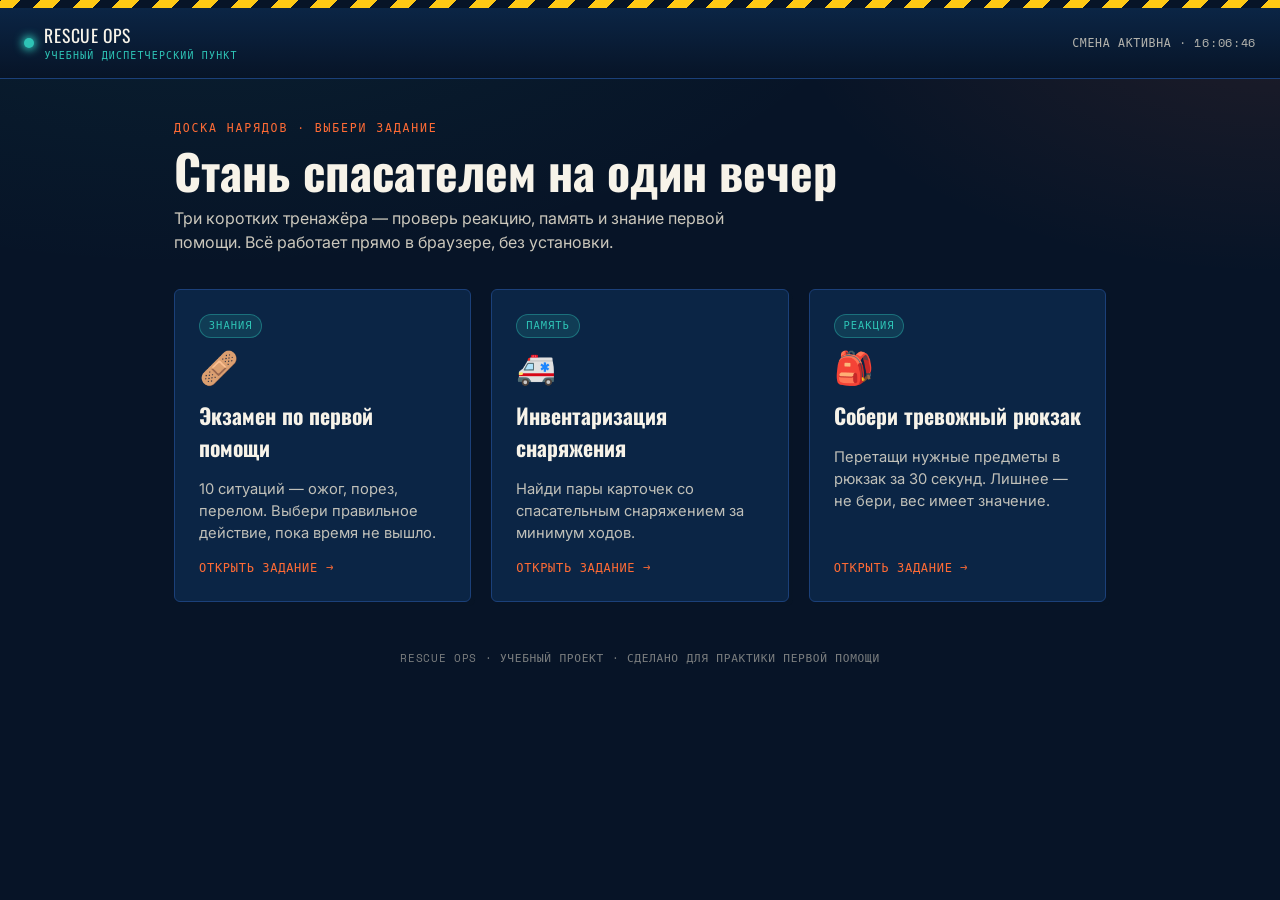
<file: index.html>
<!DOCTYPE html>
<html lang="ru">
<head>
<meta charset="UTF-8">
<meta name="viewport" content="width=device-width, initial-scale=1.0">
<title>RESCUE OPS — обучающие игры о спасателях</title>
<link rel="stylesheet" href="assets/style.css">
</head>
<body>

<div class="hazard-strip"></div>

<header class="console">
  <div class="console__brand">
    <span class="status-light" aria-hidden="true"></span>
    <div>
      RESCUE OPS
      <small>Учебный диспетчерский пункт</small>
    </div>
  </div>
  <div class="console__meta" id="clock">канал открыт</div>
</header>

<main class="wrap">
  <p class="eyebrow">Доска нарядов · выбери задание</p>
  <h1 class="page-title">Стань спасателем на один вечер</h1>
  <p class="lede">
    Три коротких тренажёра — проверь реакцию, память и знание первой помощи.
    Всё работает прямо в браузере, без установки.
  </p>

  <div class="board">

    <a class="mission" href="games/quiz.html">
      <span class="mission__tag">Знания</span>
      <span class="mission__icon">🩹</span>
      <h2>Экзамен по первой помощи</h2>
      <p>10 ситуаций — ожог, порез, перелом. Выбери правильное действие, пока время не вышло.</p>
      <span class="mission__go">Открыть задание →</span>
    </a>

    <a class="mission" href="games/memory.html">
      <span class="mission__tag">Память</span>
      <span class="mission__icon">🚑</span>
      <h2>Инвентаризация снаряжения</h2>
      <p>Найди пары карточек со спасательным снаряжением за минимум ходов.</p>
      <span class="mission__go">Открыть задание →</span>
    </a>

    <a class="mission" href="games/backpack.html">
      <span class="mission__tag">Реакция</span>
      <span class="mission__icon">🎒</span>
      <h2>Собери тревожный рюкзак</h2>
      <p>Перетащи нужные предметы в рюкзак за 30 секунд. Лишнее — не бери, вес имеет значение.</p>
      <span class="mission__go">Открыть задание →</span>
    </a>

  </div>

  <p class="footer-note">RESCUE OPS · учебный проект · сделано для практики первой помощи</p>
</main>

<script>
  const clock = document.getElementById('clock');
  function tick() {
    const now = new Date();
    const hh = String(now.getHours()).padStart(2, '0');
    const mm = String(now.getMinutes()).padStart(2, '0');
    const ss = String(now.getSeconds()).padStart(2, '0');
    clock.textContent = `смена активна · ${hh}:${mm}:${ss}`;
  }
  tick();
  setInterval(tick, 1000);
</script>

</body>
</html>
</file>
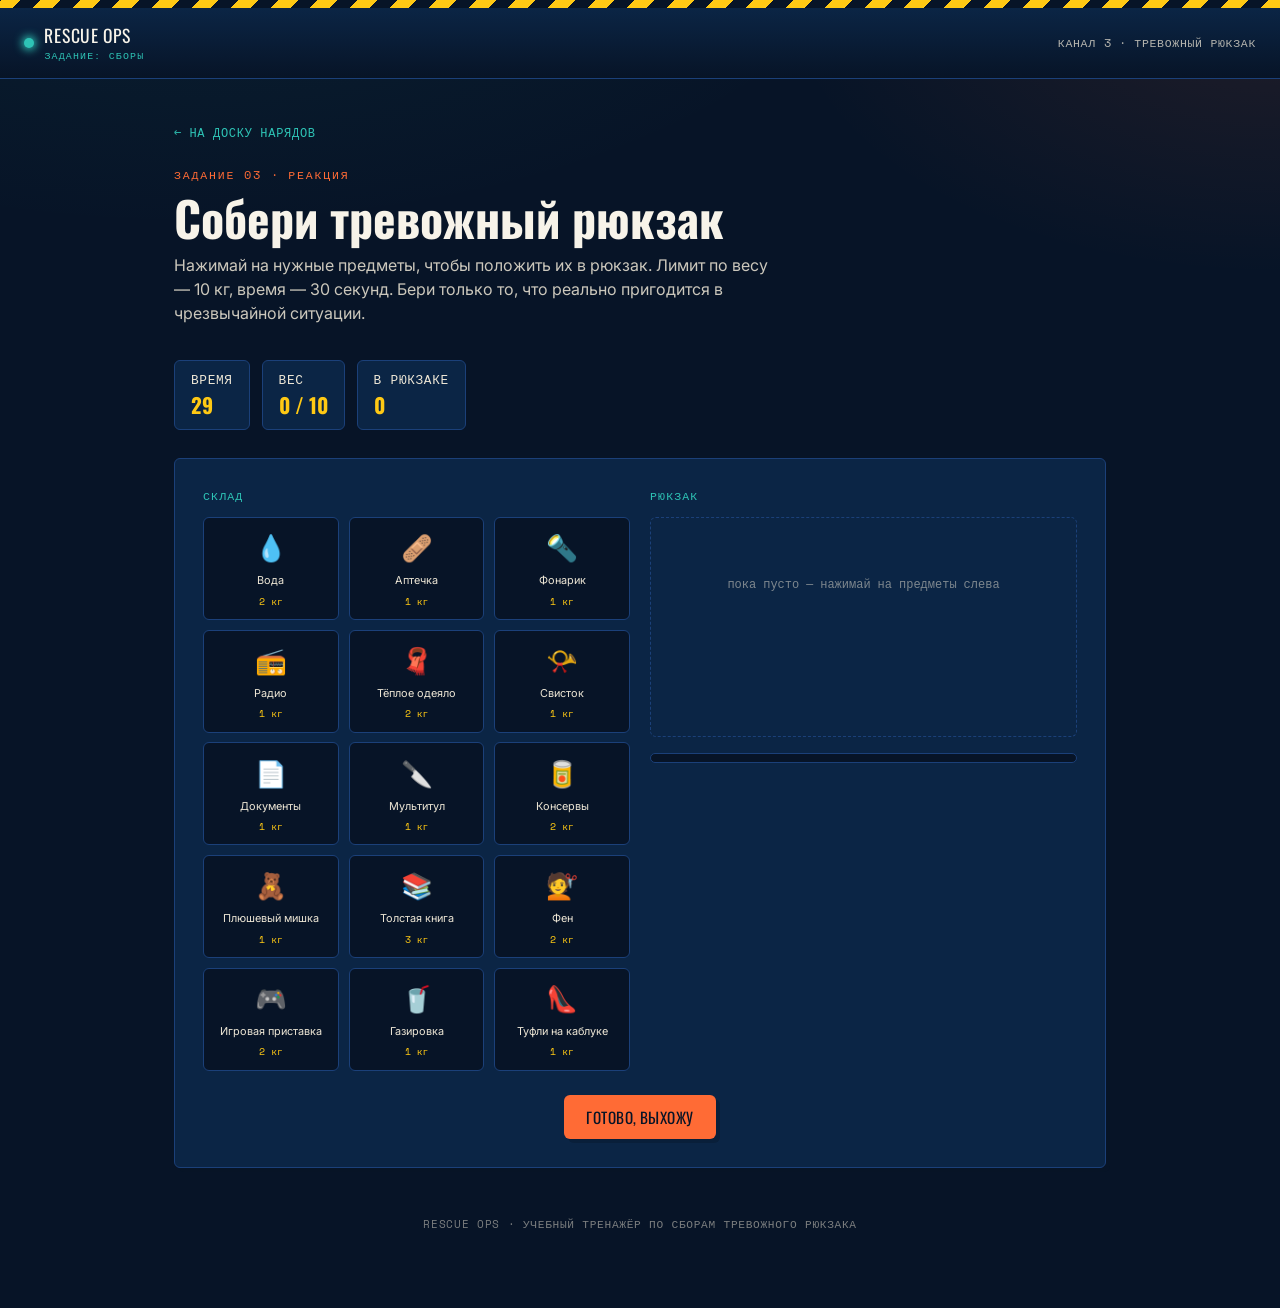
<file: games/backpack.html>
<!DOCTYPE html>
<html lang="ru">
<head>
<meta charset="UTF-8">
<meta name="viewport" content="width=device-width, initial-scale=1.0">
<title>Собери тревожный рюкзак — RESCUE OPS</title>
<link rel="stylesheet" href="../assets/style.css">
<style>
  .columns {
    display: grid;
    grid-template-columns: 1fr 1fr;
    gap: 1.25rem;
  }
  @media (max-width: 720px) {
    .columns { grid-template-columns: 1fr; }
  }
  .zone-title {
    font-family: var(--font-mono);
    font-size: 0.72rem;
    text-transform: uppercase;
    letter-spacing: 0.1em;
    color: var(--green);
    margin: 0 0 0.8rem;
  }
  .items {
    display: grid;
    grid-template-columns: repeat(3, 1fr);
    gap: 0.6rem;
  }
  .item {
    display: flex;
    flex-direction: column;
    align-items: center;
    gap: 0.3rem;
    padding: 0.7rem 0.4rem;
    background: var(--navy-950);
    border: 1px solid var(--navy-700);
    border-radius: var(--radius);
    cursor: pointer;
    user-select: none;
    transition: border-color 0.12s ease, transform 0.1s ease;
  }
  .item:hover { border-color: var(--orange); }
  .item:active { transform: scale(0.96); }
  .item__icon { font-size: 1.6rem; }
  .item__label { font-size: 0.68rem; text-align: center; color: var(--paper); }
  .item__weight {
    font-family: var(--font-mono);
    font-size: 0.6rem;
    color: var(--yellow);
  }
  .item.disabled { opacity: 0.25; cursor: default; pointer-events: none; }

  .backpack-zone {
    min-height: 220px;
    border: 1px dashed var(--navy-700);
    border-radius: var(--radius);
    padding: 0.8rem;
  }
  .backpack-zone.overweight { border-color: var(--red); }
  .empty-hint {
    font-family: var(--font-mono);
    font-size: 0.75rem;
    color: var(--paper);
    opacity: 0.5;
    text-align: center;
    padding: 2rem 0;
  }

  .weight-bar {
    height: 10px;
    background: var(--navy-950);
    border: 1px solid var(--navy-700);
    border-radius: 999px;
    overflow: hidden;
    margin-top: 1rem;
  }
  .weight-fill {
    height: 100%;
    background: var(--green);
    width: 0%;
    transition: width 0.2s ease;
  }
  .weight-fill.over { background: var(--red); }

  .result { text-align: center; display: none; }
  .result__score {
    font-family: var(--font-display);
    font-size: 2.6rem;
    color: var(--yellow);
    margin: 0.4rem 0 0.6rem;
  }
  .result__list {
    text-align: left;
    max-width: 420px;
    margin: 0 auto 1.4rem;
    font-family: var(--font-mono);
    font-size: 0.78rem;
    color: var(--paper);
  }
  .result__list li { margin-bottom: 0.3rem; }
  .tag-ok { color: var(--green); }
  .tag-bad { color: var(--red); }
</style>
</head>
<body>

<div class="hazard-strip"></div>

<header class="console">
  <div class="console__brand">
    <span class="status-light" aria-hidden="true"></span>
    <div>RESCUE OPS<small>Задание: сборы</small></div>
  </div>
  <div class="console__meta">канал 3 · тревожный рюкзак</div>
</header>

<main class="wrap">
  <a class="back-link" href="../index.html">← на доску нарядов</a>
  <p class="eyebrow">Задание 03 · реакция</p>
  <h1 class="page-title">Собери тревожный рюкзак</h1>
  <p class="lede">Нажимай на нужные предметы, чтобы положить их в рюкзак. Лимит по весу — 10&nbsp;кг, время — 30 секунд. Бери только то, что реально пригодится в чрезвычайной ситуации.</p>

  <div class="hud">
    <div class="hud__stat">Время<b id="hud-time">30</b></div>
    <div class="hud__stat">Вес<b id="hud-weight">0 / 10</b></div>
    <div class="hud__stat">В рюкзаке<b id="hud-count">0</b></div>
  </div>

  <section class="panel" id="game-panel">
    <div class="columns">
      <div>
        <p class="zone-title">Склад</p>
        <div class="items" id="pool"></div>
      </div>
      <div>
        <p class="zone-title">Рюкзак</p>
        <div class="backpack-zone" id="backpack">
          <p class="empty-hint" id="empty-hint">пока пусто — нажимай на предметы слева</p>
        </div>
        <div class="weight-bar"><div class="weight-fill" id="weight-fill"></div></div>
      </div>
    </div>
    <div style="text-align:center; margin-top:1.5rem;">
      <button class="btn" id="done-btn">Готово, выхожу</button>
    </div>
  </section>

  <section class="panel result" id="result-panel">
    <p class="eyebrow">Сборы окончены</p>
    <div class="result__score" id="result-score">0 очков</div>
    <ul class="result__list" id="result-list"></ul>
    <button class="btn" id="restart-btn">Собраться заново</button>
  </section>

  <p class="footer-note">RESCUE OPS · учебный тренажёр по сборам тревожного рюкзака</p>
</main>

<script>
const CAPACITY = 10;
const TIME_LIMIT = 30;

const ITEMS = [
  { id: 'water',    icon: '💧', label: 'Вода',            weight: 2, essential: true },
  { id: 'firstaid', icon: '🩹', label: 'Аптечка',          weight: 1, essential: true },
  { id: 'flash',    icon: '🔦', label: 'Фонарик',          weight: 1, essential: true },
  { id: 'radio',    icon: '📻', label: 'Радио',            weight: 1, essential: true },
  { id: 'blanket',  icon: '🧣', label: 'Тёплое одеяло',    weight: 2, essential: true },
  { id: 'whistle',  icon: '📯', label: 'Свисток',          weight: 1, essential: true },
  { id: 'docs',     icon: '📄', label: 'Документы',        weight: 1, essential: true },
  { id: 'knife',    icon: '🔪', label: 'Мультитул',        weight: 1, essential: true },
  { id: 'canned',   icon: '🥫', label: 'Консервы',         weight: 2, essential: true },
  { id: 'teddy',    icon: '🧸', label: 'Плюшевый мишка',   weight: 1, essential: false },
  { id: 'book',     icon: '📚', label: 'Толстая книга',    weight: 3, essential: false },
  { id: 'hairdry',  icon: '💇', label: 'Фен',              weight: 2, essential: false },
  { id: 'console',  icon: '🎮', label: 'Игровая приставка',weight: 2, essential: false },
  { id: 'soda',     icon: '🥤', label: 'Газировка',        weight: 1, essential: false },
  { id: 'heels',    icon: '👠', label: 'Туфли на каблуке', weight: 1, essential: false },
];

let inBag = new Set();
let timeLeft = TIME_LIMIT;
let ticker = null;
let finished = false;

const pool = document.getElementById('pool');
const backpack = document.getElementById('backpack');
const emptyHint = document.getElementById('empty-hint');
const hudTime = document.getElementById('hud-time');
const hudWeight = document.getElementById('hud-weight');
const hudCount = document.getElementById('hud-count');
const weightFill = document.getElementById('weight-fill');
const backpackZone = document.getElementById('backpack');
const gamePanel = document.getElementById('game-panel');
const resultPanel = document.getElementById('result-panel');
const resultScore = document.getElementById('result-score');
const resultList = document.getElementById('result-list');

function currentWeight() {
  return [...inBag].reduce((sum, id) => sum + ITEMS.find(i => i.id === id).weight, 0);
}

function renderPool() {
  pool.innerHTML = '';
  ITEMS.forEach(item => {
    const el = document.createElement('div');
    el.className = 'item' + (inBag.has(item.id) ? ' disabled' : '');
    el.innerHTML = `
      <span class="item__icon">${item.icon}</span>
      <span class="item__label">${item.label}</span>
      <span class="item__weight">${item.weight} кг</span>
    `;
    el.addEventListener('click', () => addToBag(item.id));
    pool.appendChild(el);
  });
}

function renderBackpack() {
  backpack.innerHTML = '';
  if (inBag.size === 0) {
    backpack.appendChild(emptyHint);
    return;
  }
  const grid = document.createElement('div');
  grid.className = 'items';
  [...inBag].forEach(id => {
    const item = ITEMS.find(i => i.id === id);
    const el = document.createElement('div');
    el.className = 'item';
    el.innerHTML = `
      <span class="item__icon">${item.icon}</span>
      <span class="item__label">${item.label}</span>
      <span class="item__weight">${item.weight} кг</span>
    `;
    el.addEventListener('click', () => removeFromBag(id));
    grid.appendChild(el);
  });
  backpack.appendChild(grid);
}

function updateHud() {
  const w = currentWeight();
  hudWeight.textContent = `${w} / ${CAPACITY}`;
  hudCount.textContent = inBag.size;
  const pct = Math.min(100, (w / CAPACITY) * 100);
  weightFill.style.width = `${pct}%`;
  weightFill.classList.toggle('over', w > CAPACITY);
  backpackZone.classList.toggle('overweight', w > CAPACITY);
}

function addToBag(id) {
  if (finished || inBag.has(id)) return;
  const item = ITEMS.find(i => i.id === id);
  if (currentWeight() + item.weight > CAPACITY) return;
  inBag.add(id);
  renderPool();
  renderBackpack();
  updateHud();
}

function removeFromBag(id) {
  if (finished) return;
  inBag.delete(id);
  renderPool();
  renderBackpack();
  updateHud();
}

function startTimer() {
  clearInterval(ticker);
  timeLeft = TIME_LIMIT;
  hudTime.textContent = timeLeft;
  ticker = setInterval(() => {
    timeLeft--;
    hudTime.textContent = timeLeft;
    if (timeLeft <= 0) finish();
  }, 1000);
}

function finish() {
  if (finished) return;
  finished = true;
  clearInterval(ticker);
  gamePanel.style.display = 'none';
  resultPanel.style.display = 'block';

  const essentialTaken = [...inBag].filter(id => ITEMS.find(i => i.id === id).essential);
  const junkTaken = [...inBag].filter(id => !ITEMS.find(i => i.id === id).essential);
  const totalEssential = ITEMS.filter(i => i.essential).length;
  const score = essentialTaken.length * 10 - junkTaken.length * 5;

  resultScore.textContent = `${score} очков`;
  resultList.innerHTML = `
    <li class="tag-ok">✔ Нужных предметов взято: ${essentialTaken.length} из ${totalEssential}</li>
    <li class="${junkTaken.length ? 'tag-bad' : 'tag-ok'}">✘ Лишнего взято: ${junkTaken.length}</li>
    <li>Итоговый вес: ${currentWeight()} / ${CAPACITY} кг</li>
  `;
}

document.getElementById('done-btn').addEventListener('click', finish);
document.getElementById('restart-btn').addEventListener('click', () => {
  inBag = new Set();
  finished = false;
  gamePanel.style.display = 'block';
  resultPanel.style.display = 'none';
  renderPool();
  renderBackpack();
  updateHud();
  startTimer();
});

renderPool();
renderBackpack();
updateHud();
startTimer();
</script>

</body>
</html>
</file>
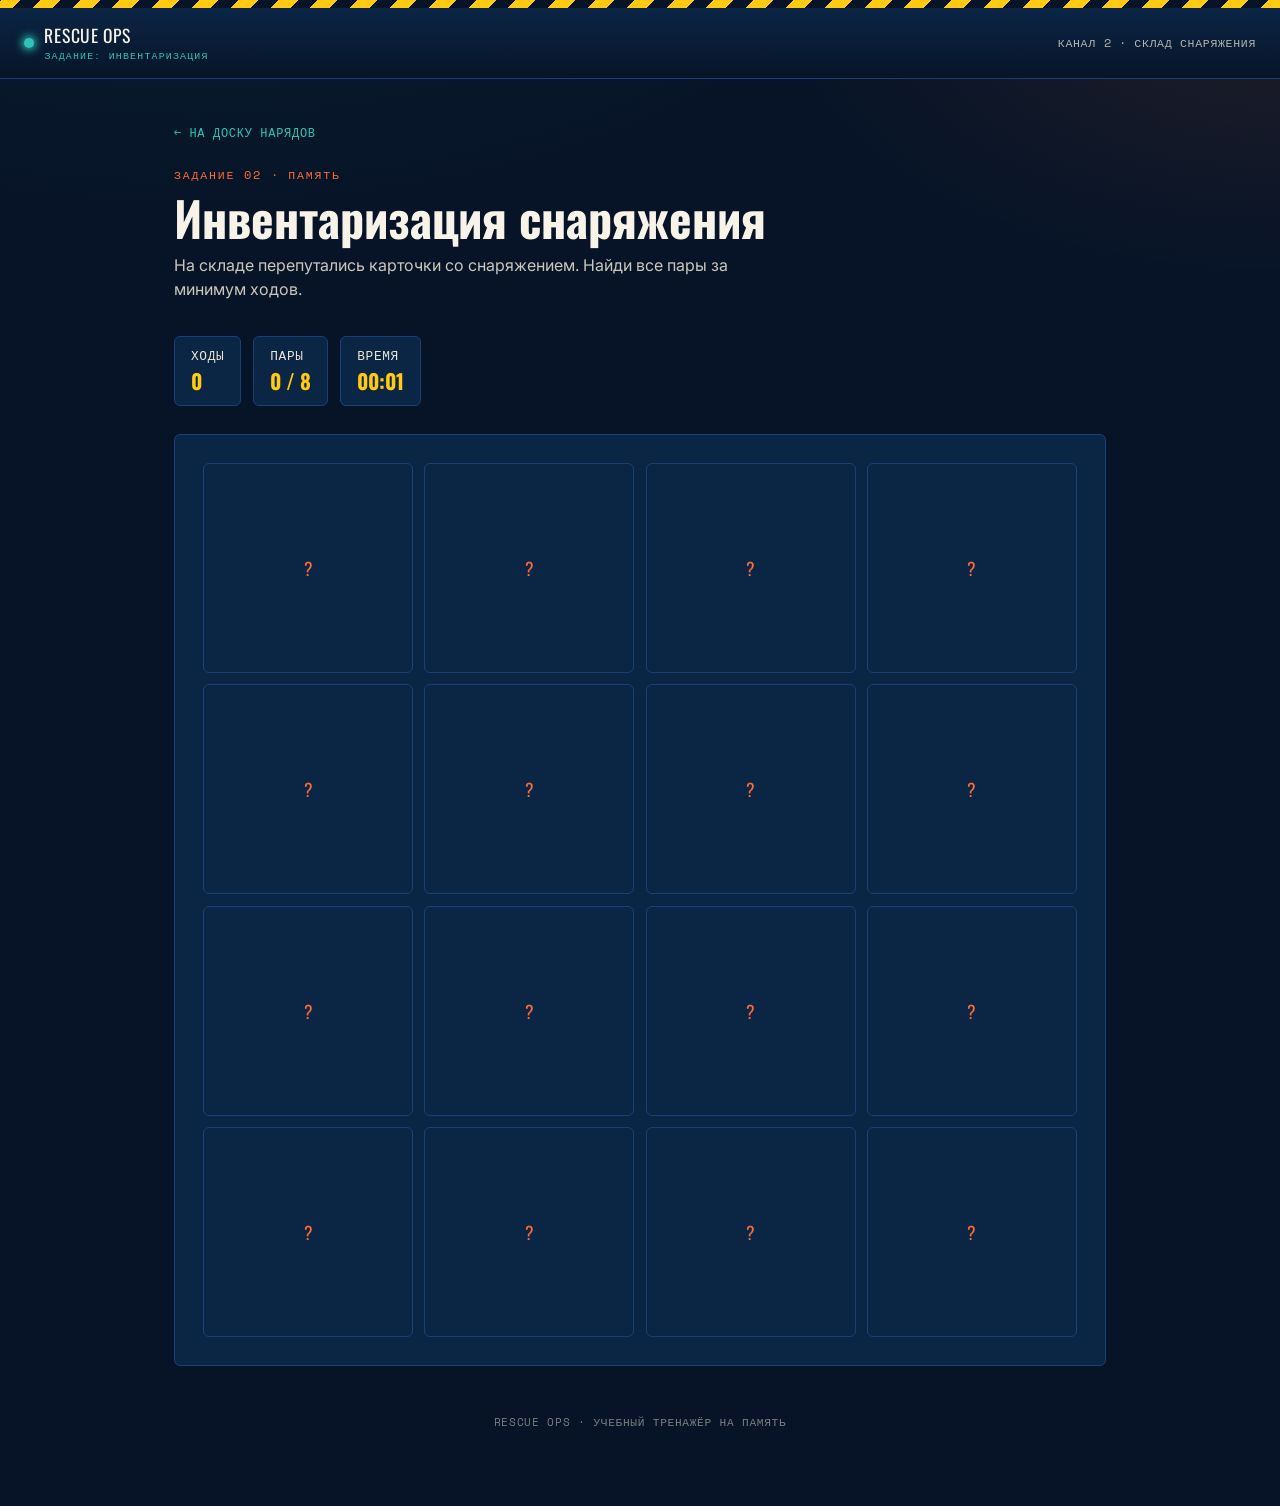
<file: games/memory.html>
<!DOCTYPE html>
<html lang="ru">
<head>
<meta charset="UTF-8">
<meta name="viewport" content="width=device-width, initial-scale=1.0">
<title>Инвентаризация снаряжения — RESCUE OPS</title>
<link rel="stylesheet" href="../assets/style.css">
<style>
  .grid {
    display: grid;
    grid-template-columns: repeat(4, 1fr);
    gap: 0.7rem;
  }
  @media (max-width: 520px) {
    .grid { grid-template-columns: repeat(3, 1fr); }
  }
  .card {
    aspect-ratio: 1 / 1;
    perspective: 700px;
    cursor: pointer;
  }
  .card__inner {
    position: relative;
    width: 100%;
    height: 100%;
    transition: transform 0.35s ease;
    transform-style: preserve-3d;
  }
  .card.flipped .card__inner,
  .card.matched .card__inner {
    transform: rotateY(180deg);
  }
  .card__face {
    position: absolute;
    inset: 0;
    display: flex;
    align-items: center;
    justify-content: center;
    border-radius: var(--radius);
    backface-visibility: hidden;
    font-size: 2.1rem;
  }
  .card__face--back {
    background: var(--navy-900);
    border: 1px solid var(--navy-700);
    color: var(--orange);
    font-family: var(--font-display);
    font-size: 1.1rem;
  }
  .card__face--front {
    background: var(--navy-800);
    border: 1px solid var(--green);
    transform: rotateY(180deg);
  }
  .card.matched .card__face--front {
    border-color: var(--yellow);
    background: rgba(255, 201, 20, 0.12);
  }
  .win-panel { text-align: center; display:none; }
  .win-panel__score {
    font-family: var(--font-display);
    font-size: 2.6rem;
    color: var(--yellow);
    margin: 0.4rem 0 1.2rem;
  }
</style>
</head>
<body>

<div class="hazard-strip"></div>

<header class="console">
  <div class="console__brand">
    <span class="status-light" aria-hidden="true"></span>
    <div>RESCUE OPS<small>Задание: инвентаризация</small></div>
  </div>
  <div class="console__meta">канал 2 · склад снаряжения</div>
</header>

<main class="wrap">
  <a class="back-link" href="../index.html">← на доску нарядов</a>
  <p class="eyebrow">Задание 02 · память</p>
  <h1 class="page-title">Инвентаризация снаряжения</h1>
  <p class="lede">На складе перепутались карточки со снаряжением. Найди все пары за минимум ходов.</p>

  <div class="hud">
    <div class="hud__stat">Ходы<b id="hud-moves">0</b></div>
    <div class="hud__stat">Пары<b id="hud-pairs">0 / 8</b></div>
    <div class="hud__stat">Время<b id="hud-time">00:00</b></div>
  </div>

  <section class="panel" id="game-panel">
    <div class="grid" id="grid"></div>
  </section>

  <section class="panel win-panel" id="win-panel">
    <p class="eyebrow">Склад проверен</p>
    <div class="win-panel__score" id="win-summary">0 ходов · 00:00</div>
    <button class="btn" id="restart-btn">Новая смена</button>
  </section>

  <p class="footer-note">RESCUE OPS · учебный тренажёр на память</p>
</main>

<script>
const ITEMS = ['🚑','🧯','🩹','🦺','🪢','🔦','⛑️','📻'];

let deck = [];
let flipped = [];
let matchedCount = 0;
let moves = 0;
let timer = null;
let seconds = 0;
let lock = false;

const grid = document.getElementById('grid');
const hudMoves = document.getElementById('hud-moves');
const hudPairs = document.getElementById('hud-pairs');
const hudTime = document.getElementById('hud-time');
const gamePanel = document.getElementById('game-panel');
const winPanel = document.getElementById('win-panel');
const winSummary = document.getElementById('win-summary');

function shuffle(arr) {
  const a = arr.slice();
  for (let i = a.length - 1; i > 0; i--) {
    const j = Math.floor(Math.random() * (i + 1));
    [a[i], a[j]] = [a[j], a[i]];
  }
  return a;
}

function formatTime(s) {
  const m = String(Math.floor(s / 60)).padStart(2, '0');
  const r = String(s % 60).padStart(2, '0');
  return `${m}:${r}`;
}

function startTimer() {
  clearInterval(timer);
  seconds = 0;
  hudTime.textContent = '00:00';
  timer = setInterval(() => {
    seconds++;
    hudTime.textContent = formatTime(seconds);
  }, 1000);
}

function buildBoard() {
  deck = shuffle([...ITEMS, ...ITEMS]);
  matchedCount = 0;
  moves = 0;
  flipped = [];
  lock = false;
  hudMoves.textContent = '0';
  hudPairs.textContent = `0 / ${ITEMS.length}`;
  grid.innerHTML = '';

  deck.forEach((symbol, idx) => {
    const card = document.createElement('div');
    card.className = 'card';
    card.dataset.symbol = symbol;
    card.dataset.index = idx;
    card.innerHTML = `
      <div class="card__inner">
        <div class="card__face card__face--back">?</div>
        <div class="card__face card__face--front">${symbol}</div>
      </div>
    `;
    card.addEventListener('click', () => onCardClick(card));
    grid.appendChild(card);
  });

  gamePanel.style.display = 'block';
  winPanel.style.display = 'none';
  startTimer();
}

function onCardClick(card) {
  if (lock) return;
  if (card.classList.contains('flipped') || card.classList.contains('matched')) return;

  card.classList.add('flipped');
  flipped.push(card);

  if (flipped.length === 2) {
    lock = true;
    moves++;
    hudMoves.textContent = moves;
    const [a, b] = flipped;
    if (a.dataset.symbol === b.dataset.symbol) {
      setTimeout(() => {
        a.classList.add('matched');
        b.classList.add('matched');
        matchedCount++;
        hudPairs.textContent = `${matchedCount} / ${ITEMS.length}`;
        flipped = [];
        lock = false;
        if (matchedCount === ITEMS.length) finish();
      }, 350);
    } else {
      setTimeout(() => {
        a.classList.remove('flipped');
        b.classList.remove('flipped');
        flipped = [];
        lock = false;
      }, 800);
    }
  }
}

function finish() {
  clearInterval(timer);
  gamePanel.style.display = 'none';
  winPanel.style.display = 'block';
  winSummary.textContent = `${moves} ходов · ${formatTime(seconds)}`;
}

document.getElementById('restart-btn').addEventListener('click', buildBoard);

buildBoard();
</script>

</body>
</html>
</file>
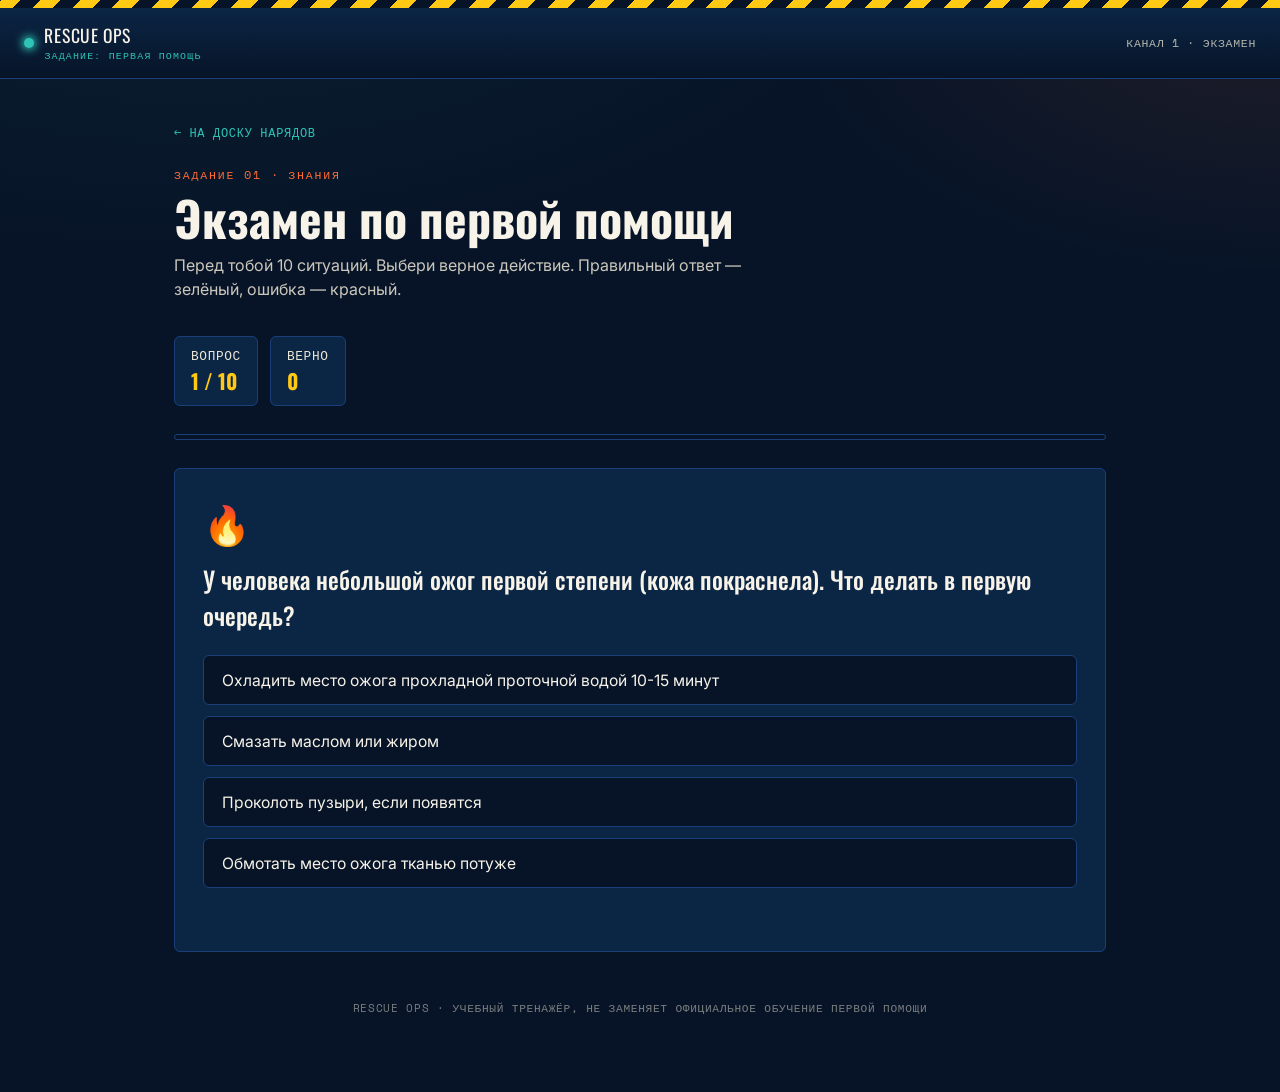
<file: games/quiz.html>
<!DOCTYPE html>
<html lang="ru">
<head>
<meta charset="UTF-8">
<meta name="viewport" content="width=device-width, initial-scale=1.0">
<title>Экзамен по первой помощи — RESCUE OPS</title>
<link rel="stylesheet" href="../assets/style.css">
<style>
  .options {
    display: grid;
    gap: 0.7rem;
    margin-top: 1.4rem;
  }
  .option {
    text-align: left;
    padding: 0.9rem 1.1rem;
    border-radius: var(--radius);
    border: 1px solid var(--navy-700);
    background: var(--navy-950);
    color: var(--off-white);
    font-family: var(--font-body);
    font-size: 0.98rem;
    cursor: pointer;
    transition: border-color 0.12s ease, background 0.12s ease;
  }
  .option:hover:not(:disabled) { border-color: var(--orange); }
  .option.correct { background: rgba(46,196,182,0.18); border-color: var(--green); }
  .option.wrong { background: rgba(230,57,70,0.18); border-color: var(--red); }
  .option:disabled { cursor: default; }

  .question-scene {
    font-size: 2.4rem;
    margin-bottom: 0.4rem;
  }
  .feedback {
    margin-top: 1rem;
    font-family: var(--font-mono);
    font-size: 0.85rem;
    color: var(--paper);
    min-height: 1.4em;
  }
  .progress-track {
    height: 6px;
    background: var(--navy-950);
    border-radius: 999px;
    overflow: hidden;
    margin-bottom: 1.75rem;
    border: 1px solid var(--navy-700);
  }
  .progress-fill {
    height: 100%;
    background: var(--orange);
    width: 0%;
    transition: width 0.25s ease;
  }
  .result {
    text-align: center;
  }
  .result__score {
    font-family: var(--font-display);
    font-size: 3rem;
    color: var(--yellow);
    margin: 0.5rem 0;
  }
</style>
</head>
<body>

<div class="hazard-strip"></div>

<header class="console">
  <div class="console__brand">
    <span class="status-light" aria-hidden="true"></span>
    <div>RESCUE OPS<small>Задание: первая помощь</small></div>
  </div>
  <div class="console__meta">канал 1 · экзамен</div>
</header>

<main class="wrap">
  <a class="back-link" href="../index.html">← на доску нарядов</a>
  <p class="eyebrow">Задание 01 · знания</p>
  <h1 class="page-title">Экзамен по первой помощи</h1>
  <p class="lede">Перед тобой 10 ситуаций. Выбери верное действие. Правильный ответ — зелёный, ошибка — красный.</p>

  <div class="hud">
    <div class="hud__stat">Вопрос<b id="hud-progress">1 / 10</b></div>
    <div class="hud__stat">Верно<b id="hud-score">0</b></div>
  </div>

  <div class="progress-track"><div class="progress-fill" id="progress-fill"></div></div>

  <section class="panel" id="quiz-panel">
    <div class="question-scene" id="q-scene">🩹</div>
    <h2 id="q-text" style="font-family: var(--font-display); font-weight:500; margin: 0 0 0.2rem;"></h2>
    <div class="options" id="q-options"></div>
    <div class="feedback" id="q-feedback"></div>
  </section>

  <section class="panel result" id="result-panel" style="display:none;">
    <p class="eyebrow">Смена окончена</p>
    <div class="result__score" id="result-score">0 / 10</div>
    <p id="result-comment" class="lede" style="margin:0 auto 1.4rem;"></p>
    <button class="btn" id="restart-btn">Пройти заново</button>
  </section>

  <p class="footer-note">RESCUE OPS · учебный тренажёр, не заменяет официальное обучение первой помощи</p>
</main>

<script>
const QUESTIONS = [
  {
    scene: "🔥",
    text: "У человека небольшой ожог первой степени (кожа покраснела). Что делать в первую очередь?",
    options: [
      "Охладить место ожога прохладной проточной водой 10-15 минут",
      "Смазать маслом или жиром",
      "Проколоть пузыри, если появятся",
      "Обмотать место ожога тканью потуже"
    ],
    correct: 0
  },
  {
    scene: "🩸",
    text: "Сильное кровотечение из раны на руке. Первое действие?",
    options: [
      "Наложить жгут выше раны сразу же",
      "Прижать рану чистой тканью и удерживать давление",
      "Промыть рану спиртом",
      "Поднять руку и подождать, пока остановится само"
    ],
    correct: 1
  },
  {
    scene: "🦴",
    text: "Подозрение на перелом ноги после падения. Как правильно поступить?",
    options: [
      "Попробовать выпрямить и вправить конечность",
      "Заставить пострадавшего встать и опереться на ногу",
      "Обездвижить ногу подручными средствами и не давать нагрузку",
      "Активно массировать место травмы"
    ],
    correct: 2
  },
  {
    scene: "😵",
    text: "Человек потерял сознание, но дышит нормально. Что сделать?",
    options: [
      "Уложить на спину и подложить под голову подушку повыше",
      "Перевернуть в стабильное боковое положение и вызвать помощь",
      "Дать понюхать нашатырь и оставить лежать на спине",
      "Усадить и наклонить голову вперёд"
    ],
    correct: 1
  },
  {
    scene: "🫀",
    text: "Взрослый человек не дышит и не реагирует. Ты один и рядом есть телефон. Первым делом?",
    options: [
      "Сразу начать непрямой массаж сердца, звонок отложить",
      "Вызвать скорую (или попросить кого-то) и начать СЛР",
      "Подождать 5 минут — возможно, дыхание восстановится",
      "Дать воды, чтобы человек пришёл в себя"
    ],
    correct: 1
  },
  {
    scene: "🐝",
    text: "Ребёнка ужалила оса, есть покраснение и отёк, дыхание в норме. Что делать?",
    options: [
      "Приложить холод к месту укуса и понаблюдать за состоянием",
      "Немедленно дать любые обезболивающие таблетки",
      "Тщательно тереть место укуса",
      "Наложить тугую повязку на всю конечность"
    ],
    correct: 0
  },
  {
    scene: "🧊",
    text: "У человека признаки переохлаждения: дрожь, бледность, холодная кожа. Что предпринять?",
    options: [
      "Растирать снегом для восстановления кровотока",
      "Быстро согреть в горячей ванне",
      "Постепенно согреть сухой одеждой/одеялом, дать тёплое питьё",
      "Дать алкоголь, чтобы согреться изнутри"
    ],
    correct: 2
  },
  {
    scene: "🚗",
    text: "ДТП: пострадавший в машине в сознании, жалуется на боль в шее. Что важно сделать?",
    options: [
      "Как можно быстрее вытащить его из машины",
      "Не двигать пострадавшего без необходимости и дождаться скорую",
      "Попросить его покрутить головой, чтобы проверить боль",
      "Снять с него ремень безопасности и пересадить"
    ],
    correct: 1
  },
  {
    scene: "🍽️",
    text: "Человек подавился и не может ни говорить, ни кашлять. Первая помощь?",
    options: [
      "Дать выпить воды залпом",
      "Сделать несколько резких ударов между лопаток / приём Геймлиха",
      "Похлопать по спине очень легко и подождать",
      "Уложить и приподнять ноги"
    ],
    correct: 1
  },
  {
    scene: "☀️",
    text: "У человека тепловой удар: слабость, головокружение, жар, на солнце. Что делать?",
    options: [
      "Увести/унести в тень или прохладное место, дать пить, охлаждать тело",
      "Укутать одеялом, чтобы не было перепада температуры",
      "Дать горячий чай для баланса температуры",
      "Заставить продолжать физическую активность"
    ],
    correct: 0
  }
];

let current = 0;
let score = 0;
let answered = false;

const sceneEl = document.getElementById('q-scene');
const textEl = document.getElementById('q-text');
const optionsEl = document.getElementById('q-options');
const feedbackEl = document.getElementById('q-feedback');
const progressFill = document.getElementById('progress-fill');
const hudProgress = document.getElementById('hud-progress');
const hudScore = document.getElementById('hud-score');
const quizPanel = document.getElementById('quiz-panel');
const resultPanel = document.getElementById('result-panel');
const resultScore = document.getElementById('result-score');
const resultComment = document.getElementById('result-comment');

function renderQuestion() {
  answered = false;
  const q = QUESTIONS[current];
  sceneEl.textContent = q.scene;
  textEl.textContent = q.text;
  feedbackEl.textContent = '';
  optionsEl.innerHTML = '';

  q.options.forEach((opt, idx) => {
    const btn = document.createElement('button');
    btn.className = 'option';
    btn.textContent = opt;
    btn.addEventListener('click', () => selectOption(idx, btn));
    optionsEl.appendChild(btn);
  });

  hudProgress.textContent = `${current + 1} / ${QUESTIONS.length}`;
  progressFill.style.width = `${(current / QUESTIONS.length) * 100}%`;
}

function selectOption(idx, btn) {
  if (answered) return;
  answered = true;
  const q = QUESTIONS[current];
  const buttons = optionsEl.querySelectorAll('.option');
  buttons.forEach(b => b.disabled = true);

  if (idx === q.correct) {
    btn.classList.add('correct');
    feedbackEl.textContent = '✔ Верно! Так и нужно действовать.';
    score++;
    hudScore.textContent = score;
  } else {
    btn.classList.add('wrong');
    buttons[q.correct].classList.add('correct');
    feedbackEl.textContent = '✘ Неверно. Правильный вариант подсвечен зелёным.';
  }

  setTimeout(() => {
    current++;
    if (current < QUESTIONS.length) {
      renderQuestion();
    } else {
      finish();
    }
  }, 1400);
}

function finish() {
  progressFill.style.width = '100%';
  quizPanel.style.display = 'none';
  resultPanel.style.display = 'block';
  resultScore.textContent = `${score} / ${QUESTIONS.length}`;
  let comment;
  if (score === QUESTIONS.length) comment = 'Идеально. Тебя можно ставить на смену прямо сейчас.';
  else if (score >= QUESTIONS.length * 0.7) comment = 'Хороший результат — почти всё усвоено.';
  else if (score >= QUESTIONS.length * 0.4) comment = 'Неплохо, но стоит повторить пару тем.';
  else comment = 'Стоит пройтись по основам первой помощи ещё раз.';
  resultComment.textContent = comment;
}

document.getElementById('restart-btn').addEventListener('click', () => {
  current = 0;
  score = 0;
  hudScore.textContent = 0;
  quizPanel.style.display = 'block';
  resultPanel.style.display = 'none';
  renderQuestion();
});

renderQuestion();
</script>

</body>
</html>
</file>
<file: assets/style.css>
/* ============================================================
   RESCUE OPS — shared theme
   A "night-shift dispatch console" aesthetic:
   deep navy control-room background, safety-orange accent,
   radar-green secondary, hazard-yellow highlights.
   ============================================================ */

@import url('https://fonts.googleapis.com/css2?family=Oswald:wght@500;600;700&family=Inter:wght@400;500;600;700&family=Space+Mono:wght@400;700&display=swap');

:root {
  --navy-950: #071427;
  --navy-900: #0b2545;
  --navy-800: #123363;
  --navy-700: #1b4079;
  --orange:   #ff6b35;
  --orange-dim: #cc4f22;
  --green:    #2ec4b6;
  --yellow:   #ffc914;
  --red:      #e63946;
  --off-white:#f7f3e9;
  --paper:    #eee7d6;
  --ink:      #0b2545;

  --font-display: 'Oswald', 'Arial Narrow', sans-serif;
  --font-body: 'Inter', system-ui, sans-serif;
  --font-mono: 'Space Mono', monospace;

  --radius: 6px;
  --shadow-hard: 4px 4px 0 rgba(7, 20, 39, 0.35);
}

* { box-sizing: border-box; }

html, body {
  margin: 0;
  padding: 0;
  min-height: 100%;
}

body {
  background:
    radial-gradient(1200px 600px at 15% -10%, rgba(46, 196, 182, 0.08), transparent 60%),
    radial-gradient(900px 500px at 100% 0%, rgba(255, 107, 53, 0.10), transparent 55%),
    var(--navy-950);
  color: var(--off-white);
  font-family: var(--font-body);
  line-height: 1.5;
  -webkit-font-smoothing: antialiased;
}

a { color: inherit; }

/* Faint hazard-tape texture used behind headers */
.hazard-strip {
  height: 8px;
  background: repeating-linear-gradient(
    -45deg,
    var(--yellow),
    var(--yellow) 14px,
    var(--navy-950) 14px,
    var(--navy-950) 28px
  );
}

/* ---------- Dispatch console header ---------- */
.console {
  display: flex;
  align-items: center;
  justify-content: space-between;
  gap: 1rem;
  padding: 0.9rem 1.5rem;
  background: linear-gradient(180deg, var(--navy-900), var(--navy-950));
  border-bottom: 1px solid var(--navy-700);
}

.console__brand {
  display: flex;
  align-items: center;
  gap: 0.65rem;
  font-family: var(--font-display);
  letter-spacing: 0.04em;
  font-size: 1.1rem;
  text-decoration: none;
  color: var(--off-white);
}

.console__brand small {
  display: block;
  font-family: var(--font-mono);
  font-size: 0.62rem;
  letter-spacing: 0.12em;
  color: var(--green);
  text-transform: uppercase;
}

.status-light {
  width: 10px;
  height: 10px;
  border-radius: 50%;
  background: var(--green);
  box-shadow: 0 0 8px 2px var(--green);
  animation: pulse 1.8s ease-in-out infinite;
  flex: none;
}

@keyframes pulse {
  0%, 100% { opacity: 1; }
  50% { opacity: 0.35; }
}

.console__meta {
  font-family: var(--font-mono);
  font-size: 0.72rem;
  color: var(--paper);
  opacity: 0.75;
  text-align: right;
  text-transform: uppercase;
  letter-spacing: 0.06em;
}

/* ---------- Layout ---------- */
.wrap {
  max-width: 980px;
  margin: 0 auto;
  padding: 2.5rem 1.5rem 4rem;
}

.eyebrow {
  font-family: var(--font-mono);
  font-size: 0.72rem;
  letter-spacing: 0.16em;
  text-transform: uppercase;
  color: var(--orange);
  margin: 0 0 0.6rem;
}

h1.page-title {
  font-family: var(--font-display);
  font-size: clamp(2rem, 5vw, 3rem);
  line-height: 1.05;
  margin: 0 0 0.6rem;
  color: var(--off-white);
}

.lede {
  max-width: 60ch;
  color: var(--paper);
  opacity: 0.85;
  margin: 0 0 2.2rem;
}

/* ---------- Mission cards (hub) ---------- */
.board {
  display: grid;
  grid-template-columns: repeat(auto-fit, minmax(260px, 1fr));
  gap: 1.25rem;
}

.mission {
  position: relative;
  display: flex;
  flex-direction: column;
  gap: 0.9rem;
  padding: 1.5rem;
  background: var(--navy-900);
  border: 1px solid var(--navy-700);
  border-radius: var(--radius);
  text-decoration: none;
  color: inherit;
  box-shadow: var(--shadow-hard);
  transition: transform 0.15s ease, box-shadow 0.15s ease, border-color 0.15s ease;
}

.mission:hover,
.mission:focus-visible {
  transform: translate(-2px, -2px);
  box-shadow: 6px 6px 0 rgba(255, 107, 53, 0.35);
  border-color: var(--orange);
  outline: none;
}

.mission__tag {
  align-self: flex-start;
  font-family: var(--font-mono);
  font-size: 0.65rem;
  letter-spacing: 0.1em;
  text-transform: uppercase;
  padding: 0.2rem 0.55rem;
  border-radius: 999px;
  background: rgba(46, 196, 182, 0.15);
  color: var(--green);
  border: 1px solid rgba(46, 196, 182, 0.4);
}

.mission__icon { font-size: 2rem; line-height: 1; }

.mission h2 {
  font-family: var(--font-display);
  font-size: 1.35rem;
  margin: 0;
  color: var(--off-white);
}

.mission p {
  margin: 0;
  font-size: 0.92rem;
  color: var(--paper);
  opacity: 0.8;
}

.mission__go {
  margin-top: auto;
  font-family: var(--font-mono);
  font-size: 0.75rem;
  letter-spacing: 0.06em;
  text-transform: uppercase;
  color: var(--orange);
}

/* ---------- Buttons ---------- */
.btn {
  display: inline-flex;
  align-items: center;
  gap: 0.5rem;
  font-family: var(--font-display);
  font-size: 0.95rem;
  letter-spacing: 0.03em;
  text-transform: uppercase;
  padding: 0.7rem 1.4rem;
  border-radius: var(--radius);
  border: none;
  cursor: pointer;
  background: var(--orange);
  color: var(--navy-950);
  box-shadow: var(--shadow-hard);
  transition: transform 0.12s ease, box-shadow 0.12s ease;
  text-decoration: none;
}

.btn:hover, .btn:focus-visible {
  transform: translate(-2px, -2px);
  box-shadow: 6px 6px 0 rgba(255, 107, 53, 0.35);
  outline: none;
}

.btn--ghost {
  background: transparent;
  color: var(--off-white);
  border: 1px solid var(--navy-700);
  box-shadow: none;
}

.btn--ghost:hover, .btn--ghost:focus-visible {
  border-color: var(--orange);
  box-shadow: none;
  transform: none;
}

.btn:disabled {
  opacity: 0.4;
  cursor: not-allowed;
  transform: none;
  box-shadow: none;
}

/* ---------- Game shell ---------- */
.back-link {
  display: inline-flex;
  align-items: center;
  gap: 0.4rem;
  font-family: var(--font-mono);
  font-size: 0.75rem;
  letter-spacing: 0.06em;
  text-transform: uppercase;
  color: var(--green);
  text-decoration: none;
  margin-bottom: 1.5rem;
}
.back-link:hover { color: var(--yellow); }

.hud {
  display: flex;
  flex-wrap: wrap;
  gap: 0.75rem;
  margin-bottom: 1.75rem;
}

.hud__stat {
  background: var(--navy-900);
  border: 1px solid var(--navy-700);
  border-radius: var(--radius);
  padding: 0.55rem 1rem;
  font-family: var(--font-mono);
  font-size: 0.8rem;
  text-transform: uppercase;
  letter-spacing: 0.05em;
  color: var(--paper);
}
.hud__stat b {
  display: block;
  font-family: var(--font-display);
  font-size: 1.3rem;
  color: var(--yellow);
  letter-spacing: normal;
}

.panel {
  background: var(--navy-900);
  border: 1px solid var(--navy-700);
  border-radius: var(--radius);
  padding: 1.75rem;
  box-shadow: var(--shadow-hard);
}

.footer-note {
  margin-top: 3rem;
  text-align: center;
  font-family: var(--font-mono);
  font-size: 0.7rem;
  letter-spacing: 0.06em;
  text-transform: uppercase;
  color: var(--paper);
  opacity: 0.5;
}

@media (prefers-reduced-motion: reduce) {
  .status-light { animation: none; }
  .mission, .btn { transition: none; }
}
</file>
